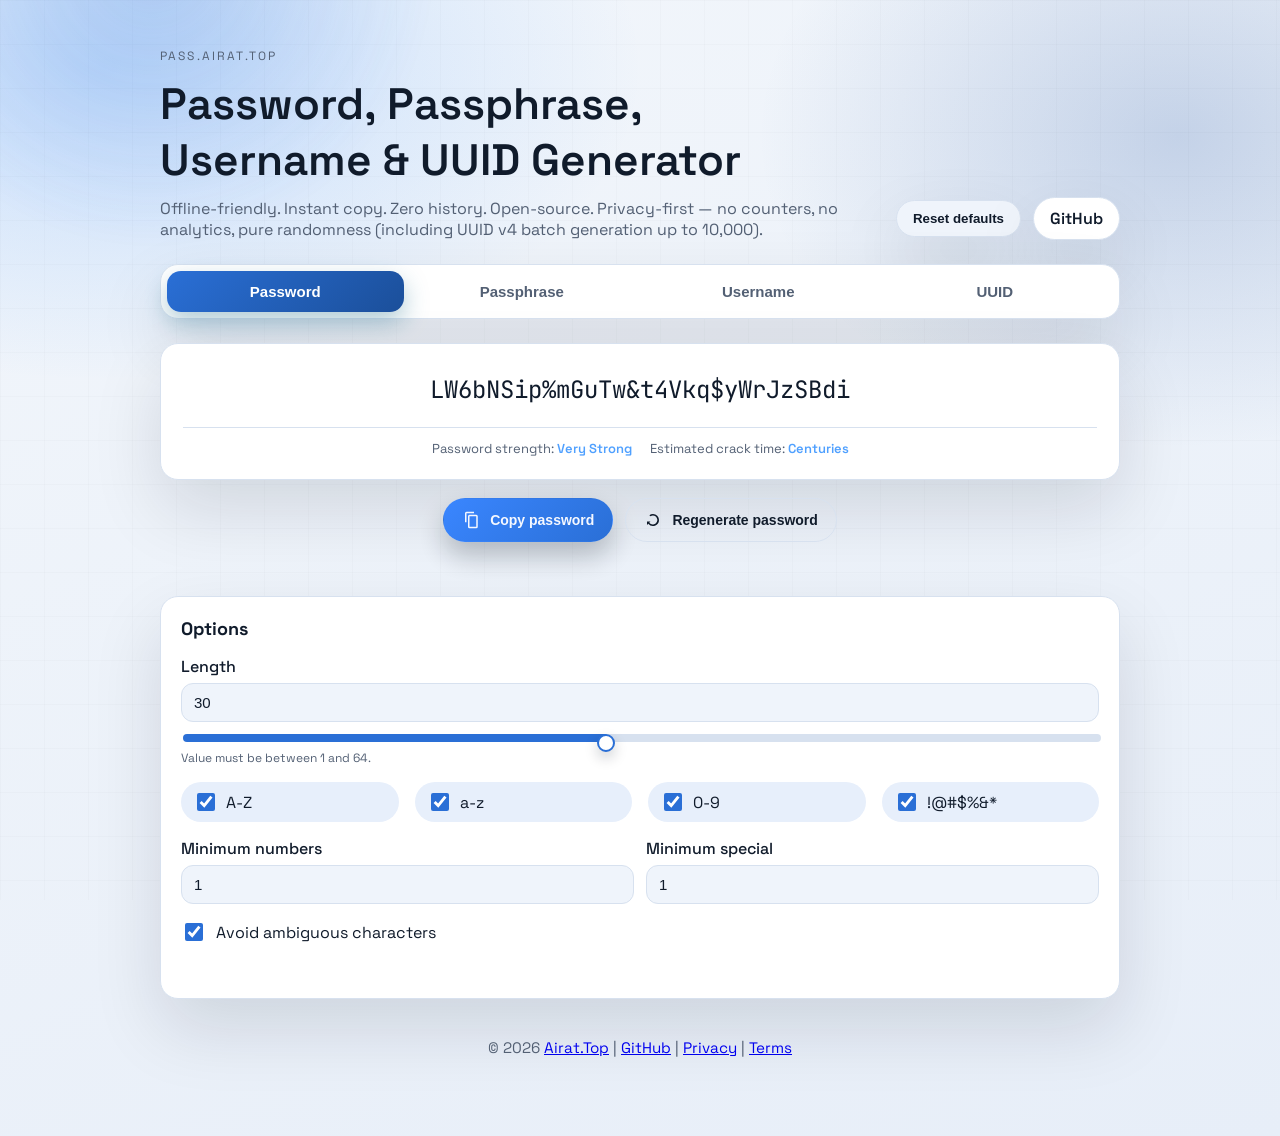
<file: index.html>
<!doctype html>
<html lang="en">
  <head>
    <meta charset="UTF-8" />
    <meta name="viewport" content="width=device-width, initial-scale=1" />
    <title>pass.airat.top | Password, Passphrase, Username &amp; UUID Generator</title>
    <meta
      name="description"
      content="Generate strong passwords, passphrases, usernames, and UUIDs locally in your browser, including UUID lists from 1 to 10,000. Private, fast, and offline-ready."
    />
    <meta
      name="keywords"
      content="password generator, passphrase, username generator, uuid generator, uuid list generator, secure password, offline, local, airattop"
    />
    <meta name="author" content="AiratTop" />

    <!-- Open Graph -->
    <meta property="og:type" content="website" />
    <meta property="og:url" content="https://pass.airat.top/" />
    <meta property="og:title" content="Pass.airat.top" />
    <meta
      property="og:description"
      content="Generate strong passwords, passphrases, usernames, and UUIDs locally in your browser, including UUID lists from 1 to 10,000. Private, fast, and offline-ready."
    />
    <meta property="og:image" content="https://pass.airat.top/screenshot.png" />

    <!-- Twitter -->
    <meta property="twitter:card" content="summary_large_image" />
    <meta property="twitter:title" content="Pass.airat.top" />
    <meta
      property="twitter:description"
      content="Generate strong passwords, passphrases, usernames, and UUIDs locally in your browser, including UUID lists from 1 to 10,000."
    />

    <link rel="preconnect" href="https://fonts.googleapis.com" />
    <link rel="preconnect" href="https://fonts.gstatic.com" crossorigin />
    <link
      href="https://fonts.googleapis.com/css2?family=Space+Grotesk:wght@400;500;600&family=JetBrains+Mono:wght@400;600&display=swap"
      rel="stylesheet"
    />

    <meta name="msvalidate.01" content="A4ADBC8E0D3C862E117640B06AC788E3" />
    <meta name="google-site-verification" content="zuHpP1sB8u4uv7gVtMj2RNaGCoxq2lGMYENOCMovy1Y" />
    <meta name="yandex-verification" content="6d08a6d5c02c329e" />
    <link rel="canonical" href="https://pass.airat.top/" />
    <link rel="apple-touch-icon" sizes="180x180" href="/apple-touch-icon.png">
    <link rel="icon" type="image/png" sizes="32x32" href="/favicon-32x32.png">
    <link rel="icon" type="image/png" sizes="16x16" href="/favicon-16x16.png">
    <link rel="icon" href="/favicon.ico">
    <link rel="manifest" href="/site.webmanifest">

    <link rel="stylesheet" href="styles.css" />
    <script async src="https://www.googletagmanager.com/gtag/js?id=G-CVEGGNPJXK"></script>
    <script>
      window.dataLayer = window.dataLayer || [];
      function gtag(){dataLayer.push(arguments);}
      gtag('js', new Date());
      gtag('config', 'G-CVEGGNPJXK');
    </script>
  </head>
  <body>
    <div class="bg-glow" aria-hidden="true"></div>

    <main class="shell">
      <header class="brand">
        <div class="brand-copy">
          <p class="brand-eyebrow">pass.airat.top</p>
          <h1>Password, Passphrase, Username &amp; UUID Generator</h1>
          <p class="brand-subtitle">
            Offline-friendly. Instant copy. Zero history. Open-source. Privacy-first — no counters,
            no analytics, pure randomness (including UUID v4 batch generation up to 10,000).
          </p>
        </div>
        <div class="brand-actions">
          <button class="repo-link reset-button" id="resetDefaults" type="button">
            Reset defaults
          </button>
          <a
            class="repo-link"
            href="https://github.com/AiratTop/pass.airat.top"
            target="_blank"
            rel="noreferrer"
          >
            GitHub
          </a>
        </div>
      </header>

      <nav class="tabs" role="tablist" aria-label="Generator type">
        <button
          class="tab is-active"
          role="tab"
          aria-selected="true"
          aria-controls="panel-password"
          id="tab-password"
          data-tab="password"
          type="button"
        >
          Password
        </button>
        <button
          class="tab"
          role="tab"
          aria-selected="false"
          aria-controls="panel-passphrase"
          id="tab-passphrase"
          data-tab="passphrase"
          type="button"
        >
          Passphrase
        </button>
        <button
          class="tab"
          role="tab"
          aria-selected="false"
          aria-controls="panel-username"
          id="tab-username"
          data-tab="username"
          type="button"
        >
          Username
        </button>
        <button
          class="tab"
          role="tab"
          aria-selected="false"
          aria-controls="panel-uuid"
          id="tab-uuid"
          data-tab="uuid"
          type="button"
        >
          UUID
        </button>
      </nav>

      <section
        class="panel is-active"
        id="panel-password"
        role="tabpanel"
        aria-labelledby="tab-password"
      >
        <div class="output" id="passwordOutputWrap">
          <div class="output-value" id="passwordOutput" aria-live="polite"></div>
          <div class="output-meta">
            <span>
              Password strength:
              <strong id="passwordStrength" class="strength">-</strong>
            </span>
            <span>
              Estimated crack time:
              <strong id="passwordCrack" class="strength">-</strong>
            </span>
          </div>
        </div>
        <div class="action-row">
          <button class="action-button primary" type="button" id="passwordCopy">
            <span class="btn-icon" aria-hidden="true">
              <svg viewBox="0 0 24 24">
                <path
                  d="M16 1H6a2 2 0 0 0-2 2v12h2V3h10V1Zm3 4H10a2 2 0 0 0-2 2v14a2 2 0 0 0 2 2h9a2 2 0 0 0 2-2V7a2 2 0 0 0-2-2Zm0 16H10V7h9v14Z"
                />
              </svg>
            </span>
            Copy password
          </button>
          <button class="action-button secondary" type="button" id="passwordRefresh">
            <span class="btn-icon" aria-hidden="true">
              <svg viewBox="0 0 24 24">
                <path
                  d="M20 12a8 8 0 0 1-14.31 4.9l-1.69 1.69V14h4.6l-1.61 1.61A6 6 0 1 0 12 6c-1.24 0-2.41.38-3.39 1.03L7.16 5.58A7.94 7.94 0 0 1 12 4a8 8 0 0 1 8 8Z"
                />
              </svg>
            </span>
            Regenerate password
          </button>
        </div>
        <p class="status" id="passwordStatus" role="status"></p>

        <div class="card">
          <h2>Options</h2>
          <label class="field">
            <span>Length</span>
            <div class="length-inputs">
              <input type="number" id="passwordLength" min="1" max="64" value="30" />
              <input
                class="range-input"
                type="range"
                id="passwordLengthRange"
                min="1"
                max="64"
                value="30"
              />
            </div>
            <small>Value must be between 1 and 64.</small>
          </label>

          <div class="checks">
            <label><input type="checkbox" id="includeUpper" checked /> A-Z</label>
            <label><input type="checkbox" id="includeLower" checked /> a-z</label>
            <label><input type="checkbox" id="includeNumbers" checked /> 0-9</label>
            <label><input type="checkbox" id="includeSpecial" checked /> !@#$%&amp;*</label>
          </div>

          <div class="grid">
            <label class="field">
              <span>Minimum numbers</span>
              <input type="number" id="minNumbers" min="0" max="64" value="1" />
            </label>
            <label class="field">
              <span>Minimum special</span>
              <input type="number" id="minSpecial" min="0" max="64" value="1" />
            </label>
          </div>

          <label class="toggle">
            <input type="checkbox" id="avoidAmbiguous" checked />
            <span>Avoid ambiguous characters</span>
          </label>
          <p class="status" id="passwordError" role="status"></p>
        </div>
      </section>

      <section
        class="panel"
        id="panel-passphrase"
        role="tabpanel"
        aria-labelledby="tab-passphrase"
      >
        <div class="output" id="passphraseOutputWrap">
          <div class="output-value" id="passphraseOutput" aria-live="polite"></div>
        </div>
        <div class="action-row">
          <button class="action-button primary" type="button" id="passphraseCopy">
            <span class="btn-icon" aria-hidden="true">
              <svg viewBox="0 0 24 24">
                <path
                  d="M16 1H6a2 2 0 0 0-2 2v12h2V3h10V1Zm3 4H10a2 2 0 0 0-2 2v14a2 2 0 0 0 2 2h9a2 2 0 0 0 2-2V7a2 2 0 0 0-2-2Zm0 16H10V7h9v14Z"
                />
              </svg>
            </span>
            Copy passphrase
          </button>
          <button class="action-button secondary" type="button" id="passphraseRefresh">
            <span class="btn-icon" aria-hidden="true">
              <svg viewBox="0 0 24 24">
                <path
                  d="M20 12a8 8 0 0 1-14.31 4.9l-1.69 1.69V14h4.6l-1.61 1.61A6 6 0 1 0 12 6c-1.24 0-2.41.38-3.39 1.03L7.16 5.58A7.94 7.94 0 0 1 12 4a8 8 0 0 1 8 8Z"
                />
              </svg>
            </span>
            Regenerate passphrase
          </button>
        </div>
        <p class="status" id="passphraseStatus" role="status"></p>

        <div class="card">
          <h2>Options</h2>
          <label class="field">
            <span>Number of words</span>
            <input type="number" id="passphraseWords" min="3" max="20" value="6" />
            <small>
              Value must be between 3 and 20. Use 6 words or more for stronger
              phrases.
            </small>
          </label>

          <label class="field">
            <span>Word separator</span>
            <input type="text" id="passphraseSeparator" maxlength="3" value="-" />
          </label>

          <label class="toggle">
            <input type="checkbox" id="passphraseCapitalize" checked />
            <span>Capitalize</span>
          </label>
          <label class="toggle">
            <input type="checkbox" id="passphraseNumber" checked />
            <span>Include number</span>
          </label>
        </div>
      </section>

      <section
        class="panel"
        id="panel-username"
        role="tabpanel"
        aria-labelledby="tab-username"
      >
        <div class="output" id="usernameOutputWrap">
          <div class="output-value" id="usernameOutput" aria-live="polite"></div>
        </div>
        <div class="action-row">
          <button class="action-button primary" type="button" id="usernameCopy">
            <span class="btn-icon" aria-hidden="true">
              <svg viewBox="0 0 24 24">
                <path
                  d="M16 1H6a2 2 0 0 0-2 2v12h2V3h10V1Zm3 4H10a2 2 0 0 0-2 2v14a2 2 0 0 0 2 2h9a2 2 0 0 0 2-2V7a2 2 0 0 0-2-2Zm0 16H10V7h9v14Z"
                />
              </svg>
            </span>
            Copy username
          </button>
          <button class="action-button secondary" type="button" id="usernameRefresh">
            <span class="btn-icon" aria-hidden="true">
              <svg viewBox="0 0 24 24">
                <path
                  d="M20 12a8 8 0 0 1-14.31 4.9l-1.69 1.69V14h4.6l-1.61 1.61A6 6 0 1 0 12 6c-1.24 0-2.41.38-3.39 1.03L7.16 5.58A7.94 7.94 0 0 1 12 4a8 8 0 0 1 8 8Z"
                />
              </svg>
            </span>
            Regenerate username
          </button>
        </div>
        <p class="status" id="usernameStatus" role="status"></p>

        <div class="card">
          <h2>Options</h2>
          <label class="field">
            <span>Type</span>
            <select id="usernameType">
              <option value="single">Random word</option>
              <option value="double">Two words</option>
            </select>
          </label>

          <label class="toggle">
            <input type="checkbox" id="usernameCapitalize" />
            <span>Capitalize</span>
          </label>
          <label class="toggle">
            <input type="checkbox" id="usernameNumber" checked />
            <span>Include number</span>
          </label>
        </div>
      </section>

      <section class="panel" id="panel-uuid" role="tabpanel" aria-labelledby="tab-uuid">
        <label class="field uuid-count-field">
          <span>Count (1-10000)</span>
          <input type="number" id="uuidCount" min="1" max="10000" value="1" />
          <small>Generates one UUID per line for quick paste into tables.</small>
        </label>
        <div class="output" id="uuidOutputWrap">
          <div class="output-value output-value--uuid is-single" id="uuidOutput" aria-live="polite"></div>
        </div>
        <div class="action-row">
          <button class="action-button primary" type="button" id="uuidCopy">
            <span class="btn-icon" aria-hidden="true">
              <svg viewBox="0 0 24 24">
                <path
                  d="M16 1H6a2 2 0 0 0-2 2v12h2V3h10V1Zm3 4H10a2 2 0 0 0-2 2v14a2 2 0 0 0 2 2h9a2 2 0 0 0 2-2V7a2 2 0 0 0-2-2Zm0 16H10V7h9v14Z"
                />
              </svg>
            </span>
            Copy UUIDs
          </button>
          <button class="action-button secondary" type="button" id="uuidRefresh">
            <span class="btn-icon" aria-hidden="true">
              <svg viewBox="0 0 24 24">
                <path
                  d="M20 12a8 8 0 0 1-14.31 4.9l-1.69 1.69V14h4.6l-1.61 1.61A6 6 0 1 0 12 6c-1.24 0-2.41.38-3.39 1.03L7.16 5.58A7.94 7.94 0 0 1 12 4a8 8 0 0 1 8 8Z"
                />
              </svg>
            </span>
            Regenerate UUIDs
          </button>
        </div>
        <p class="status" id="uuidStatus" role="status"></p>
      </section>

      <footer class="doc-footer">
        <p>
          © 2026
          <a href="https://airat.top" target="_blank" rel="author">Airat.Top</a>
          |
          <a href="https://github.com/AiratTop/pass.airat.top" target="_blank" rel="noreferrer">GitHub</a>
          |
          <a href="https://privacy.airat.top" target="_blank" rel="noreferrer privacy-policy">Privacy</a>
          |
          <a href="https://terms.airat.top" target="_blank" rel="noreferrer terms-of-service">Terms</a>
        </p>
      </footer>
    </main>

    <script src="wordlist.js"></script>
    <script src="app.js"></script>
  </body>
</html>
</file>
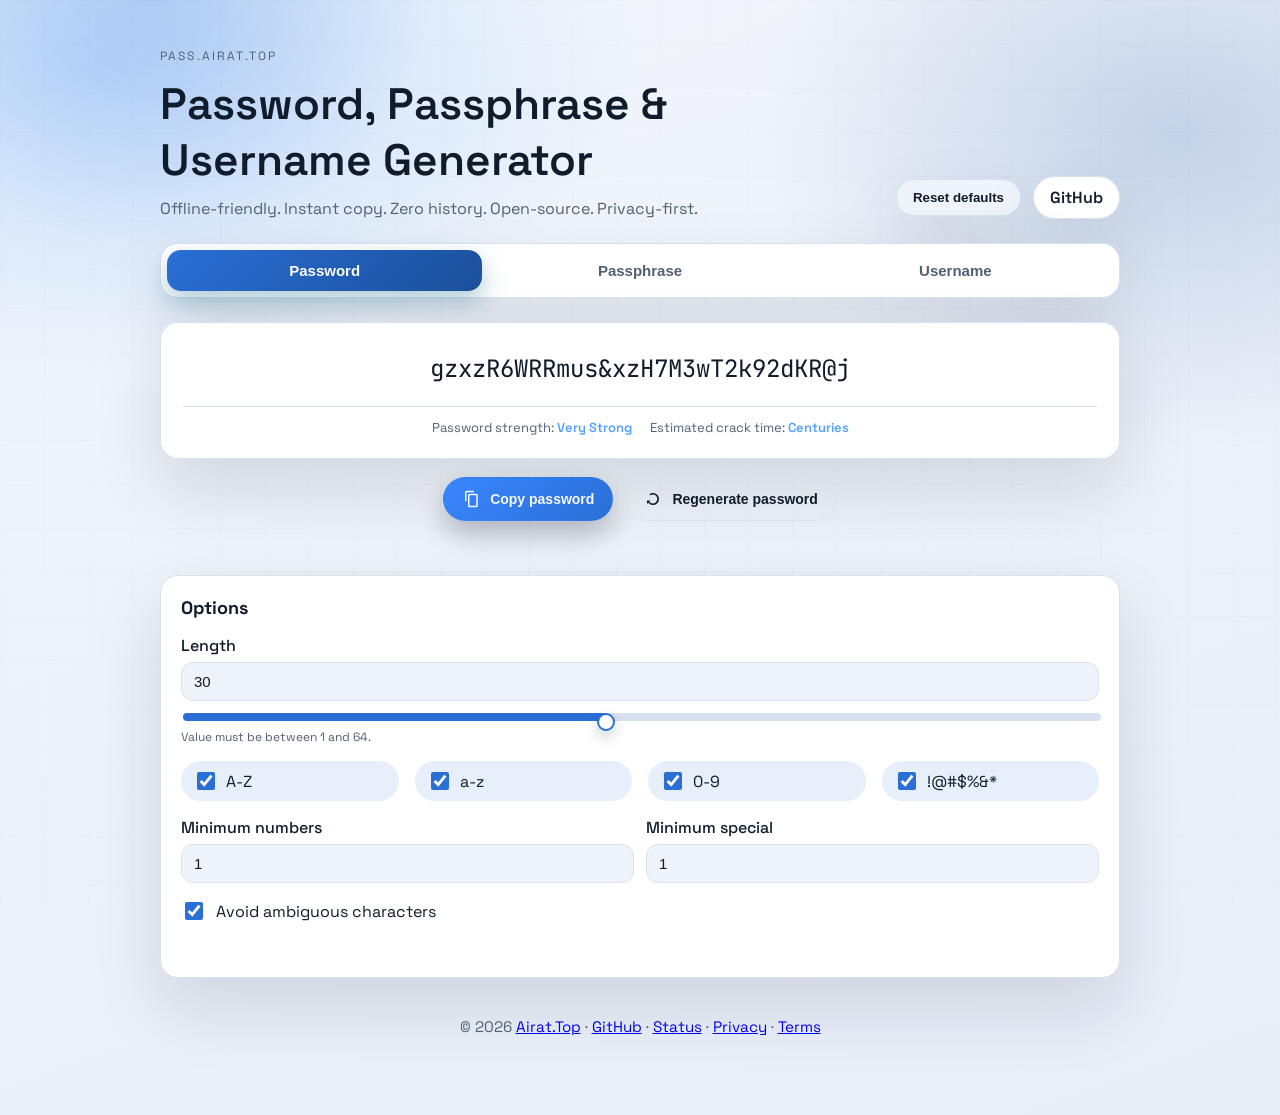
<file: public_html/index.html>
<!doctype html>
<html lang="en">
  <head>
    <meta charset="UTF-8" />
    <meta name="viewport" content="width=device-width, initial-scale=1" />
    <title>pass.airat.top | Password, Passphrase &amp; Username Generator</title>
    <meta
      name="description"
      content="Generate strong passwords, passphrases, and usernames locally in your browser. Private, fast, and offline-ready."
    />
    <meta
      name="keywords"
      content="password generator, passphrase generator, username generator, secure password, offline, local, airattop"
    />
    <meta name="author" content="AiratTop" />

    <!-- Open Graph -->
    <meta property="og:type" content="website" />
    <meta property="og:url" content="https://pass.airat.top/" />
    <meta property="og:title" content="Pass.airat.top" />
    <meta
      property="og:description"
      content="Generate strong passwords, passphrases, and usernames locally in your browser. Private, fast, and offline-ready."
    />
    <meta property="og:image" content="https://pass.airat.top/screenshot.png" />

    <!-- Twitter -->
    <meta property="twitter:card" content="summary_large_image" />
    <meta property="twitter:title" content="Pass.airat.top" />
    <meta
      property="twitter:description"
      content="Generate strong passwords, passphrases, and usernames locally in your browser."
    />

    <link rel="preconnect" href="https://fonts.googleapis.com" />
    <link rel="preconnect" href="https://fonts.gstatic.com" crossorigin />
    <link
      href="https://fonts.googleapis.com/css2?family=Space+Grotesk:wght@400;500;600&family=JetBrains+Mono:wght@400;600&display=swap"
      rel="stylesheet"
    />

    <meta name="msvalidate.01" content="A4ADBC8E0D3C862E117640B06AC788E3" />
    <meta name="google-site-verification" content="zuHpP1sB8u4uv7gVtMj2RNaGCoxq2lGMYENOCMovy1Y" />
    <meta name="p:domain_verify" content="ebe9e31b6c3867c499c054b525b7a05e"/>
    <meta name="facebook-domain-verification" content="o38js0c8d3pqoqlgxe0pk6h9o2d7e7" />
    <link rel="canonical" href="https://pass.airat.top/" />
    <link rel="apple-touch-icon" sizes="180x180" href="/apple-touch-icon.png" />
    <link rel="icon" type="image/png" sizes="32x32" href="/favicon-32x32.png" />
    <link rel="icon" type="image/png" sizes="16x16" href="/favicon-16x16.png" />
    <link rel="icon" href="/favicon.ico" />
    <link rel="manifest" href="/site.webmanifest" />

    <link rel="stylesheet" href="styles.css" />
  </head>
  <body>
    <div class="bg-glow" aria-hidden="true"></div>

    <main class="shell">
      <header class="brand">
        <div class="brand-copy">
          <p class="brand-eyebrow">pass.airat.top</p>
          <h1>Password, Passphrase &amp; Username Generator</h1>
          <p class="brand-subtitle">
            Offline-friendly. Instant copy. Zero history. Open-source. Privacy-first.
          </p>
        </div>
        <div class="brand-actions">
          <button class="repo-link reset-button" id="resetDefaults" type="button">Reset defaults</button>
          <a class="repo-link" href="https://github.com/AiratTop/pass.airat.top" target="_blank" rel="noreferrer">
            GitHub
          </a>
        </div>
      </header>

      <nav class="tabs" role="tablist" aria-label="Generator type">
        <button
          class="tab is-active"
          role="tab"
          aria-selected="true"
          aria-controls="panel-password"
          id="tab-password"
          data-tab="password"
          type="button"
        >
          Password
        </button>
        <button
          class="tab"
          role="tab"
          aria-selected="false"
          aria-controls="panel-passphrase"
          id="tab-passphrase"
          data-tab="passphrase"
          type="button"
        >
          Passphrase
        </button>
        <button
          class="tab"
          role="tab"
          aria-selected="false"
          aria-controls="panel-username"
          id="tab-username"
          data-tab="username"
          type="button"
        >
          Username
        </button>
      </nav>

      <section class="panel is-active" id="panel-password" role="tabpanel" aria-labelledby="tab-password">
        <div class="output" id="passwordOutputWrap">
          <div class="output-value" id="passwordOutput" aria-live="polite"></div>
          <div class="output-meta">
            <span>
              Password strength:
              <strong id="passwordStrength" class="strength">-</strong>
            </span>
            <span>
              Estimated crack time:
              <strong id="passwordCrack" class="strength">-</strong>
            </span>
          </div>
        </div>
        <div class="action-row">
          <button class="action-button primary" type="button" id="passwordCopy">
            <span class="btn-icon" aria-hidden="true">
              <svg viewBox="0 0 24 24">
                <path
                  d="M16 1H6a2 2 0 0 0-2 2v12h2V3h10V1Zm3 4H10a2 2 0 0 0-2 2v14a2 2 0 0 0 2 2h9a2 2 0 0 0 2-2V7a2 2 0 0 0-2-2Zm0 16H10V7h9v14Z"
                />
              </svg>
            </span>
            Copy password
          </button>
          <button class="action-button secondary" type="button" id="passwordRefresh">
            <span class="btn-icon" aria-hidden="true">
              <svg viewBox="0 0 24 24">
                <path
                  d="M20 12a8 8 0 0 1-14.31 4.9l-1.69 1.69V14h4.6l-1.61 1.61A6 6 0 1 0 12 6c-1.24 0-2.41.38-3.39 1.03L7.16 5.58A7.94 7.94 0 0 1 12 4a8 8 0 0 1 8 8Z"
                />
              </svg>
            </span>
            Regenerate password
          </button>
        </div>
        <p class="status" id="passwordStatus" role="status"></p>

        <div class="card">
          <h2>Options</h2>
          <label class="field">
            <span>Length</span>
            <div class="length-inputs">
              <input type="number" id="passwordLength" min="1" max="64" value="30" />
              <input class="range-input" type="range" id="passwordLengthRange" min="1" max="64" value="30" />
            </div>
            <small>Value must be between 1 and 64.</small>
          </label>

          <div class="checks">
            <label><input type="checkbox" id="includeUpper" checked /> A-Z</label>
            <label><input type="checkbox" id="includeLower" checked /> a-z</label>
            <label><input type="checkbox" id="includeNumbers" checked /> 0-9</label>
            <label><input type="checkbox" id="includeSpecial" checked /> !@#$%&amp;*</label>
          </div>

          <div class="grid">
            <label class="field">
              <span>Minimum numbers</span>
              <input type="number" id="minNumbers" min="0" max="64" value="1" />
            </label>
            <label class="field">
              <span>Minimum special</span>
              <input type="number" id="minSpecial" min="0" max="64" value="1" />
            </label>
          </div>

          <label class="toggle">
            <input type="checkbox" id="avoidAmbiguous" checked />
            <span>Avoid ambiguous characters</span>
          </label>
          <p class="status" id="passwordError" role="status"></p>
        </div>
      </section>

      <section class="panel" id="panel-passphrase" role="tabpanel" aria-labelledby="tab-passphrase">
        <div class="output" id="passphraseOutputWrap">
          <div class="output-value" id="passphraseOutput" aria-live="polite"></div>
        </div>
        <div class="action-row">
          <button class="action-button primary" type="button" id="passphraseCopy">
            <span class="btn-icon" aria-hidden="true">
              <svg viewBox="0 0 24 24">
                <path
                  d="M16 1H6a2 2 0 0 0-2 2v12h2V3h10V1Zm3 4H10a2 2 0 0 0-2 2v14a2 2 0 0 0 2 2h9a2 2 0 0 0 2-2V7a2 2 0 0 0-2-2Zm0 16H10V7h9v14Z"
                />
              </svg>
            </span>
            Copy passphrase
          </button>
          <button class="action-button secondary" type="button" id="passphraseRefresh">
            <span class="btn-icon" aria-hidden="true">
              <svg viewBox="0 0 24 24">
                <path
                  d="M20 12a8 8 0 0 1-14.31 4.9l-1.69 1.69V14h4.6l-1.61 1.61A6 6 0 1 0 12 6c-1.24 0-2.41.38-3.39 1.03L7.16 5.58A7.94 7.94 0 0 1 12 4a8 8 0 0 1 8 8Z"
                />
              </svg>
            </span>
            Regenerate passphrase
          </button>
        </div>
        <p class="status" id="passphraseStatus" role="status"></p>

        <div class="card">
          <h2>Options</h2>
          <label class="field">
            <span>Number of words</span>
            <input type="number" id="passphraseWords" min="3" max="20" value="6" />
            <small>Value must be between 3 and 20. Use 6 words or more for stronger phrases.</small>
          </label>

          <label class="field">
            <span>Word separator</span>
            <input type="text" id="passphraseSeparator" maxlength="3" value="-" />
          </label>

          <label class="toggle">
            <input type="checkbox" id="passphraseCapitalize" checked />
            <span>Capitalize</span>
          </label>
          <label class="toggle">
            <input type="checkbox" id="passphraseNumber" checked />
            <span>Include number</span>
          </label>
        </div>
      </section>

      <section class="panel" id="panel-username" role="tabpanel" aria-labelledby="tab-username">
        <div class="output" id="usernameOutputWrap">
          <div class="output-value" id="usernameOutput" aria-live="polite"></div>
        </div>
        <div class="action-row">
          <button class="action-button primary" type="button" id="usernameCopy">
            <span class="btn-icon" aria-hidden="true">
              <svg viewBox="0 0 24 24">
                <path
                  d="M16 1H6a2 2 0 0 0-2 2v12h2V3h10V1Zm3 4H10a2 2 0 0 0-2 2v14a2 2 0 0 0 2 2h9a2 2 0 0 0 2-2V7a2 2 0 0 0-2-2Zm0 16H10V7h9v14Z"
                />
              </svg>
            </span>
            Copy username
          </button>
          <button class="action-button secondary" type="button" id="usernameRefresh">
            <span class="btn-icon" aria-hidden="true">
              <svg viewBox="0 0 24 24">
                <path
                  d="M20 12a8 8 0 0 1-14.31 4.9l-1.69 1.69V14h4.6l-1.61 1.61A6 6 0 1 0 12 6c-1.24 0-2.41.38-3.39 1.03L7.16 5.58A7.94 7.94 0 0 1 12 4a8 8 0 0 1 8 8Z"
                />
              </svg>
            </span>
            Regenerate username
          </button>
        </div>
        <p class="status" id="usernameStatus" role="status"></p>

        <div class="card">
          <h2>Options</h2>
          <label class="field">
            <span>Type</span>
            <select id="usernameType">
              <option value="single">Random word</option>
              <option value="double">Two words</option>
            </select>
          </label>

          <label class="toggle">
            <input type="checkbox" id="usernameCapitalize" />
            <span>Capitalize</span>
          </label>
          <label class="toggle">
            <input type="checkbox" id="usernameNumber" checked />
            <span>Include number</span>
          </label>
        </div>
      </section>

      <footer class="doc-footer">
        <p>
          © 2026
          <a href="https://airat.top" target="_blank" rel="author">Airat.Top</a>
          ·
          <a href="https://github.com/AiratTop/pass.airat.top" target="_blank" rel="noreferrer">GitHub</a>
          ·
          <a href="https://status.airat.top" target="_blank" rel="noreferrer">Status</a>
          ·
          <a href="https://privacy.airat.top" target="_blank" rel="noreferrer privacy-policy">Privacy</a>
          ·
          <a href="https://terms.airat.top" target="_blank" rel="noreferrer terms-of-service">Terms</a>
        </p>
      </footer>
    </main>

    <script src="wordlist.js"></script>
    <script src="app.js"></script>
  </body>
</html>
</file>
<file: styles.css>
:root {
  color-scheme: light dark;
  --bg: #f2f6fb;
  --bg-strong: #e7eef8;
  --surface: #ffffff;
  --surface-strong: #eff4fb;
  --text: #101b2b;
  --muted: #536074;
  --accent: #2a6fd6;
  --accent-strong: #1b4f9a;
  --border: #d7e1ef;
  --shadow: 0 30px 70px rgba(9, 18, 33, 0.12);
  --chip: #e7effb;
  --focus: rgba(42, 111, 214, 0.25);
  --grid: rgba(12, 18, 35, 0.05);
  --action-primary-bg: linear-gradient(135deg, #3a86ff, #2a6fd6);
  --action-primary-text: #f5f8ff;
}

@media (prefers-color-scheme: dark) {
  :root {
    --bg: #0b111a;
    --bg-strong: #0f1724;
    --surface: #141e2c;
    --surface-strong: #1a2536;
    --text: #e6edf7;
    --muted: #9fb0c7;
    --accent: #61a8ff;
    --accent-strong: #2f6bd1;
    --border: #233049;
    --shadow: 0 30px 80px rgba(0, 0, 0, 0.45);
    --chip: #1b263a;
    --focus: rgba(97, 168, 255, 0.25);
    --grid: rgba(255, 255, 255, 0.05);
    --action-primary-bg: linear-gradient(135deg, #6cb2ff, #3a7de0);
    --action-primary-text: #071018;
  }
}

* {
  box-sizing: border-box;
}

body {
  margin: 0;
  min-height: 100vh;
  font-family: "Space Grotesk", "Segoe UI", sans-serif;
  color: var(--text);
  background: radial-gradient(900px 520px at 8% 6%, rgba(66, 149, 255, 0.25), transparent 60%),
    radial-gradient(700px 520px at 92% 12%, rgba(28, 78, 160, 0.2), transparent 60%),
    linear-gradient(160deg, var(--bg), var(--bg-strong));
  display: flex;
  align-items: flex-start;
  justify-content: center;
  padding: 48px 20px 64px;
}

body::before {
  content: "";
  position: fixed;
  inset: 0;
  background-image: linear-gradient(var(--grid) 1px, transparent 1px),
    linear-gradient(90deg, var(--grid) 1px, transparent 1px);
  background-size: 44px 44px;
  pointer-events: none;
  opacity: 0.35;
  z-index: 0;
}

.bg-glow {
  position: fixed;
  inset: -35% auto auto -10%;
  width: 560px;
  height: 560px;
  background: radial-gradient(circle at center, rgba(58, 134, 255, 0.3), transparent 70%);
  filter: blur(20px);
  opacity: 0.8;
  pointer-events: none;
  animation: drift 18s ease-in-out infinite;
  z-index: 0;
}

@media (prefers-color-scheme: light) {
  .bg-glow {
    background: radial-gradient(circle at center, rgba(42, 111, 214, 0.28), transparent 70%);
  }
}

@keyframes drift {
  0% {
    transform: translate3d(0, 0, 0);
  }
  50% {
    transform: translate3d(40px, 20px, 0);
  }
  100% {
    transform: translate3d(0, 0, 0);
  }
}

.shell {
  width: min(960px, 100%);
  display: grid;
  gap: 24px;
  position: relative;
  z-index: 1;
}

.brand {
  display: flex;
  align-items: flex-end;
  justify-content: space-between;
  gap: 16px;
}

.brand-copy {
  max-width: 680px;
}

.brand-eyebrow {
  text-transform: uppercase;
  letter-spacing: 0.18em;
  font-size: 12px;
  color: var(--muted);
  margin: 0 0 12px;
}

h1 {
  margin: 0 0 10px;
  font-size: clamp(28px, 4vw, 44px);
  font-weight: 600;
}

.brand-subtitle {
  margin: 0;
  color: var(--muted);
  font-size: 16px;
}

.brand-actions {
  display: flex;
  align-items: center;
  gap: 12px;
  flex-wrap: wrap;
}

.repo-link {
  appearance: none;
  text-decoration: none;
  color: var(--text);
  font-weight: 600;
  padding: 10px 16px;
  border-radius: 999px;
  border: 1px solid var(--border);
  background: var(--surface);
  box-shadow: var(--shadow);
  display: inline-flex;
  align-items: center;
  justify-content: center;
  cursor: pointer;
  transition: transform 0.2s ease, border-color 0.2s ease, color 0.2s ease;
}

.repo-link:hover {
  transform: translateY(-1px);
  border-color: var(--accent);
  color: var(--accent);
}

.reset-button {
  background: var(--surface-strong);
}

.tabs {
  display: grid;
  grid-template-columns: repeat(4, minmax(0, 1fr));
  background: var(--surface);
  padding: 6px;
  border-radius: 18px;
  border: 1px solid var(--border);
  box-shadow: var(--shadow);
}

.tab {
  appearance: none;
  border: none;
  background: transparent;
  color: var(--muted);
  padding: 12px 16px;
  border-radius: 14px;
  font-size: 15px;
  font-weight: 600;
  cursor: pointer;
  transition: all 0.2s ease;
}

.tab.is-active {
  background: linear-gradient(135deg, var(--accent), var(--accent-strong));
  color: #ffffff;
  box-shadow: 0 10px 24px rgba(31, 111, 139, 0.35);
}

.panel {
  display: none;
  flex-direction: column;
  gap: 18px;
  animation: fadeUp 0.35s ease;
}

.panel.is-active {
  display: flex;
}

@keyframes fadeUp {
  from {
    opacity: 0;
    transform: translateY(12px);
  }
  to {
    opacity: 1;
    transform: translateY(0);
  }
}

.output {
  display: grid;
  gap: 14px;
  padding: 22px;
  background: var(--surface);
  border: 1px solid var(--border);
  border-radius: 18px;
  box-shadow: var(--shadow);
}

.output-value {
  font-family: "JetBrains Mono", "SFMono-Regular", monospace;
  font-size: clamp(18px, 2.6vw, 24px);
  word-break: break-all;
  padding: 8px 0;
  cursor: pointer;
  text-align: center;
}

.output-value.is-compact {
  font-size: clamp(16px, 2.2vw, 22px);
  letter-spacing: -0.01em;
}

.output-value.is-extra-compact {
  font-size: clamp(15px, 2.1vw, 20px);
  letter-spacing: -0.015em;
}

.output-value--uuid {
  font-size: clamp(15px, 2.1vw, 19px);
  white-space: pre;
  text-align: left;
  line-height: 1.55;
  max-height: 340px;
  overflow: auto;
  padding-right: 4px;
}

.output-value--uuid.is-single {
  font-size: clamp(18px, 2.6vw, 24px);
  white-space: normal;
  text-align: center;
  line-height: normal;
  max-height: none;
  overflow: visible;
  padding-right: 0;
}

.output-meta {
  display: flex;
  flex-wrap: wrap;
  justify-content: center;
  gap: 12px 18px;
  font-size: 13px;
  color: var(--muted);
  border-top: 1px solid var(--border);
  padding-top: 12px;
}

.strength {
  font-weight: 600;
}

.strength--very-weak {
  color: #f15b5b;
}

.strength--weak {
  color: #f48c42;
}

.strength--fair {
  color: #d7b23f;
}

.strength--strong {
  color: #45b880;
}

.strength--very-strong {
  color: #4fa0ff;
}

.action-row {
  display: flex;
  flex-wrap: wrap;
  justify-content: center;
  gap: 12px;
}

.action-button {
  appearance: none;
  border: 1px solid var(--border);
  background: transparent;
  color: var(--text);
  padding: 12px 18px;
  border-radius: 999px;
  font-weight: 600;
  font-size: 14px;
  cursor: pointer;
  display: inline-flex;
  align-items: center;
  gap: 10px;
  transition: transform 0.2s ease, border-color 0.2s ease, box-shadow 0.2s ease;
}

.action-button.primary {
  background: var(--action-primary-bg, #ffffff);
  color: var(--action-primary-text, #0c121a);
  border-color: transparent;
  box-shadow: 0 14px 28px rgba(9, 18, 33, 0.25);
}

.action-button.secondary {
  background: transparent;
}

.action-button:hover {
  transform: translateY(-1px);
  border-color: var(--accent);
  box-shadow: 0 12px 24px rgba(42, 111, 214, 0.2);
}

.action-button svg {
  width: 18px;
  height: 18px;
  fill: currentColor;
}

.btn-icon {
  display: inline-flex;
}

.status {
  min-height: 18px;
  margin: 0;
  font-size: 13px;
  color: var(--muted);
}

.card {
  background: var(--surface);
  border: 1px solid var(--border);
  border-radius: 18px;
  padding: 20px;
  display: grid;
  gap: 16px;
  box-shadow: var(--shadow);
}

.card h2 {
  margin: 0;
  font-size: 18px;
}

.field {
  display: grid;
  gap: 6px;
}

.uuid-count-field {
  max-width: 240px;
}

.field span {
  font-weight: 500;
}

.length-inputs {
  display: grid;
  gap: 10px;
}

input[type="number"],
input[type="text"],
select {
  width: 100%;
  padding: 10px 12px;
  border-radius: 12px;
  border: 1px solid var(--border);
  background: var(--surface-strong);
  color: var(--text);
  font-size: 15px;
}

input[type="range"].range-input {
  width: 100%;
  height: 8px;
  border-radius: 999px;
  background: linear-gradient(
    90deg,
    var(--accent) 0%,
    var(--accent) var(--range-progress, 50%),
    var(--border) var(--range-progress, 50%),
    var(--border) 100%
  );
  accent-color: var(--accent);
  appearance: none;
}

input[type="range"].range-input:focus {
  outline: 2px solid var(--focus);
  outline-offset: 2px;
}

input[type="range"].range-input::-webkit-slider-thumb {
  appearance: none;
  width: 18px;
  height: 18px;
  border-radius: 50%;
  background: var(--surface);
  border: 2px solid var(--accent);
  box-shadow: 0 6px 14px rgba(10, 20, 35, 0.2);
  cursor: pointer;
}

input[type="range"].range-input::-webkit-slider-runnable-track {
  height: 8px;
  border-radius: 999px;
}

input[type="range"].range-input::-moz-range-track {
  height: 8px;
  border-radius: 999px;
  background: var(--border);
}

input[type="range"].range-input::-moz-range-progress {
  height: 8px;
  border-radius: 999px;
  background: var(--accent);
}

input[type="range"].range-input::-moz-range-thumb {
  width: 18px;
  height: 18px;
  border-radius: 50%;
  background: var(--surface);
  border: 2px solid var(--accent);
  box-shadow: 0 6px 14px rgba(10, 20, 35, 0.2);
  cursor: pointer;
}

input[type="number"]:focus,
input[type="text"]:focus,
select:focus,
button:focus {
  outline: 2px solid var(--focus);
  outline-offset: 2px;
}

small {
  color: var(--muted);
  font-size: 12px;
}

.checks {
  display: grid;
  grid-template-columns: repeat(auto-fit, minmax(120px, 1fr));
  gap: 12px 16px;
}

.checks label {
  display: flex;
  align-items: center;
  gap: 8px;
  background: var(--chip);
  padding: 8px 12px;
  border-radius: 999px;
}

input[type="checkbox"] {
  width: 18px;
  height: 18px;
  accent-color: var(--accent);
}

.grid {
  display: grid;
  grid-template-columns: repeat(auto-fit, minmax(180px, 1fr));
  gap: 12px;
}

.toggle {
  display: flex;
  align-items: center;
  gap: 10px;
}

.output-value::selection {
  background: var(--accent);
  color: #ffffff;
}

.doc-footer {
  text-align: center;
  color: var(--muted);
  font-size: 0.95rem;
}

@media (max-width: 720px) {
  body {
    padding: 32px 16px 48px;
  }

  .brand {
    flex-direction: column;
    align-items: flex-start;
  }

  .brand-actions {
    width: 100%;
  }

  .repo-link {
    width: 100%;
    text-align: center;
  }

  .output {
    padding: 18px;
  }

  .action-row {
    justify-content: stretch;
  }

  .action-button {
    flex: 1 1 160px;
    justify-content: center;
  }
}
</file>
<file: public_html/styles.css>
:root {
  color-scheme: light dark;
  --bg: #f2f6fb;
  --bg-strong: #e7eef8;
  --surface: #ffffff;
  --surface-strong: #eff4fb;
  --text: #101b2b;
  --muted: #536074;
  --accent: #2a6fd6;
  --accent-strong: #1b4f9a;
  --border: #d7e1ef;
  --shadow: 0 30px 70px rgba(9, 18, 33, 0.12);
  --chip: #e7effb;
  --focus: rgba(42, 111, 214, 0.25);
  --grid: rgba(12, 18, 35, 0.05);
  --action-primary-bg: linear-gradient(135deg, #3a86ff, #2a6fd6);
  --action-primary-text: #f5f8ff;
}

@media (prefers-color-scheme: dark) {
  :root {
    --bg: #0b111a;
    --bg-strong: #0f1724;
    --surface: #141e2c;
    --surface-strong: #1a2536;
    --text: #e6edf7;
    --muted: #9fb0c7;
    --accent: #61a8ff;
    --accent-strong: #2f6bd1;
    --border: #233049;
    --shadow: 0 30px 80px rgba(0, 0, 0, 0.45);
    --chip: #1b263a;
    --focus: rgba(97, 168, 255, 0.25);
    --grid: rgba(255, 255, 255, 0.05);
    --action-primary-bg: linear-gradient(135deg, #6cb2ff, #3a7de0);
    --action-primary-text: #071018;
  }
}

* {
  box-sizing: border-box;
}

body {
  margin: 0;
  min-height: 100vh;
  font-family: "Space Grotesk", "Segoe UI", sans-serif;
  color: var(--text);
  background: radial-gradient(900px 520px at 8% 6%, rgba(66, 149, 255, 0.25), transparent 60%),
    radial-gradient(700px 520px at 92% 12%, rgba(28, 78, 160, 0.2), transparent 60%),
    linear-gradient(160deg, var(--bg), var(--bg-strong));
  display: flex;
  align-items: flex-start;
  justify-content: center;
  padding: 48px 20px 64px;
}

body::before {
  content: "";
  position: fixed;
  inset: 0;
  background-image: linear-gradient(var(--grid) 1px, transparent 1px),
    linear-gradient(90deg, var(--grid) 1px, transparent 1px);
  background-size: 44px 44px;
  pointer-events: none;
  opacity: 0.35;
  z-index: 0;
}

.bg-glow {
  position: fixed;
  inset: -35% auto auto -10%;
  width: 560px;
  height: 560px;
  background: radial-gradient(circle at center, rgba(58, 134, 255, 0.3), transparent 70%);
  filter: blur(20px);
  opacity: 0.8;
  pointer-events: none;
  animation: drift 18s ease-in-out infinite;
  z-index: 0;
}

@media (prefers-color-scheme: light) {
  .bg-glow {
    background: radial-gradient(circle at center, rgba(42, 111, 214, 0.28), transparent 70%);
  }
}

@keyframes drift {
  0% {
    transform: translate3d(0, 0, 0);
  }
  50% {
    transform: translate3d(40px, 20px, 0);
  }
  100% {
    transform: translate3d(0, 0, 0);
  }
}

.shell {
  width: min(960px, 100%);
  display: grid;
  gap: 24px;
  position: relative;
  z-index: 1;
}

.brand {
  display: flex;
  align-items: flex-end;
  justify-content: space-between;
  gap: 16px;
}

.brand-copy {
  max-width: 680px;
}

.brand-eyebrow {
  text-transform: uppercase;
  letter-spacing: 0.18em;
  font-size: 12px;
  color: var(--muted);
  margin: 0 0 12px;
}

h1 {
  margin: 0 0 10px;
  font-size: clamp(28px, 4vw, 44px);
  font-weight: 600;
}

.brand-subtitle {
  margin: 0;
  color: var(--muted);
  font-size: 16px;
}

.brand-actions {
  display: flex;
  align-items: center;
  gap: 12px;
  flex-wrap: wrap;
}

.repo-link {
  appearance: none;
  text-decoration: none;
  color: var(--text);
  font-weight: 600;
  padding: 10px 16px;
  border-radius: 999px;
  border: 1px solid var(--border);
  background: var(--surface);
  box-shadow: var(--shadow);
  display: inline-flex;
  align-items: center;
  justify-content: center;
  cursor: pointer;
  transition: transform 0.2s ease, border-color 0.2s ease, color 0.2s ease;
}

.repo-link:hover {
  transform: translateY(-1px);
  border-color: var(--accent);
  color: var(--accent);
}

.reset-button {
  background: var(--surface-strong);
}

.tabs {
  display: grid;
  grid-template-columns: repeat(3, minmax(0, 1fr));
  background: var(--surface);
  padding: 6px;
  border-radius: 18px;
  border: 1px solid var(--border);
  box-shadow: var(--shadow);
}

.tab {
  appearance: none;
  border: none;
  background: transparent;
  color: var(--muted);
  padding: 12px 16px;
  border-radius: 14px;
  font-size: 15px;
  font-weight: 600;
  cursor: pointer;
  transition: all 0.2s ease;
}

.tab.is-active {
  background: linear-gradient(135deg, var(--accent), var(--accent-strong));
  color: #ffffff;
  box-shadow: 0 10px 24px rgba(31, 111, 139, 0.35);
}

.panel {
  display: none;
  flex-direction: column;
  gap: 18px;
  animation: fadeUp 0.35s ease;
}

.panel.is-active {
  display: flex;
}

@keyframes fadeUp {
  from {
    opacity: 0;
    transform: translateY(12px);
  }
  to {
    opacity: 1;
    transform: translateY(0);
  }
}

.output {
  display: grid;
  gap: 14px;
  padding: 22px;
  background: var(--surface);
  border: 1px solid var(--border);
  border-radius: 18px;
  box-shadow: var(--shadow);
}

.output-value {
  font-family: "JetBrains Mono", "SFMono-Regular", monospace;
  font-size: clamp(18px, 2.6vw, 24px);
  word-break: break-all;
  padding: 8px 0;
  cursor: pointer;
  text-align: center;
}

.output-value.is-compact {
  font-size: clamp(16px, 2.2vw, 22px);
  letter-spacing: -0.01em;
}

.output-value.is-extra-compact {
  font-size: clamp(15px, 2.1vw, 20px);
  letter-spacing: -0.015em;
}

.output-meta {
  display: flex;
  flex-wrap: wrap;
  justify-content: center;
  gap: 12px 18px;
  font-size: 13px;
  color: var(--muted);
  border-top: 1px solid var(--border);
  padding-top: 12px;
}

.strength {
  font-weight: 600;
}

.strength--very-weak {
  color: #f15b5b;
}

.strength--weak {
  color: #f48c42;
}

.strength--fair {
  color: #d7b23f;
}

.strength--strong {
  color: #45b880;
}

.strength--very-strong {
  color: #4fa0ff;
}

.action-row {
  display: flex;
  flex-wrap: wrap;
  justify-content: center;
  gap: 12px;
}

.action-button {
  appearance: none;
  border: 1px solid var(--border);
  background: transparent;
  color: var(--text);
  padding: 12px 18px;
  border-radius: 999px;
  font-weight: 600;
  font-size: 14px;
  cursor: pointer;
  display: inline-flex;
  align-items: center;
  gap: 10px;
  transition: transform 0.2s ease, border-color 0.2s ease, box-shadow 0.2s ease;
}

.action-button.primary {
  background: var(--action-primary-bg, #ffffff);
  color: var(--action-primary-text, #0c121a);
  border-color: transparent;
  box-shadow: 0 14px 28px rgba(9, 18, 33, 0.25);
}

.action-button.secondary {
  background: transparent;
}

.action-button:hover {
  transform: translateY(-1px);
  border-color: var(--accent);
  box-shadow: 0 12px 24px rgba(42, 111, 214, 0.2);
}

.action-button svg {
  width: 18px;
  height: 18px;
  fill: currentColor;
}

.btn-icon {
  display: inline-flex;
}

.status {
  min-height: 18px;
  margin: 0;
  font-size: 13px;
  color: var(--muted);
}

.card {
  background: var(--surface);
  border: 1px solid var(--border);
  border-radius: 18px;
  padding: 20px;
  display: grid;
  gap: 16px;
  box-shadow: var(--shadow);
}

.card h2 {
  margin: 0;
  font-size: 18px;
}

.field {
  display: grid;
  gap: 6px;
}

.field span {
  font-weight: 500;
}

.length-inputs {
  display: grid;
  gap: 10px;
}

input[type="number"],
input[type="text"],
select {
  width: 100%;
  padding: 10px 12px;
  border-radius: 12px;
  border: 1px solid var(--border);
  background: var(--surface-strong);
  color: var(--text);
  font-size: 15px;
}

input[type="range"].range-input {
  width: 100%;
  height: 8px;
  border-radius: 999px;
  background: linear-gradient(
    90deg,
    var(--accent) 0%,
    var(--accent) var(--range-progress, 50%),
    var(--border) var(--range-progress, 50%),
    var(--border) 100%
  );
  accent-color: var(--accent);
  appearance: none;
}

input[type="range"].range-input:focus {
  outline: 2px solid var(--focus);
  outline-offset: 2px;
}

input[type="range"].range-input::-webkit-slider-thumb {
  appearance: none;
  width: 18px;
  height: 18px;
  border-radius: 50%;
  background: var(--surface);
  border: 2px solid var(--accent);
  box-shadow: 0 6px 14px rgba(10, 20, 35, 0.2);
  cursor: pointer;
}

input[type="range"].range-input::-webkit-slider-runnable-track {
  height: 8px;
  border-radius: 999px;
}

input[type="range"].range-input::-moz-range-track {
  height: 8px;
  border-radius: 999px;
  background: var(--border);
}

input[type="range"].range-input::-moz-range-progress {
  height: 8px;
  border-radius: 999px;
  background: var(--accent);
}

input[type="range"].range-input::-moz-range-thumb {
  width: 18px;
  height: 18px;
  border-radius: 50%;
  background: var(--surface);
  border: 2px solid var(--accent);
  box-shadow: 0 6px 14px rgba(10, 20, 35, 0.2);
  cursor: pointer;
}

input[type="number"]:focus,
input[type="text"]:focus,
select:focus,
button:focus {
  outline: 2px solid var(--focus);
  outline-offset: 2px;
}

small {
  color: var(--muted);
  font-size: 12px;
}

.checks {
  display: grid;
  grid-template-columns: repeat(auto-fit, minmax(120px, 1fr));
  gap: 12px 16px;
}

.checks label {
  display: flex;
  align-items: center;
  gap: 8px;
  background: var(--chip);
  padding: 8px 12px;
  border-radius: 999px;
}

input[type="checkbox"] {
  width: 18px;
  height: 18px;
  accent-color: var(--accent);
}

.grid {
  display: grid;
  grid-template-columns: repeat(auto-fit, minmax(180px, 1fr));
  gap: 12px;
}

.toggle {
  display: flex;
  align-items: center;
  gap: 10px;
}

.output-value::selection {
  background: var(--accent);
  color: #ffffff;
}

.doc-footer {
  text-align: center;
  color: var(--muted);
  font-size: 0.95rem;
}

@media (max-width: 720px) {
  body {
    padding: 32px 16px 48px;
  }

  .brand {
    flex-direction: column;
    align-items: flex-start;
  }

  .brand-actions {
    width: 100%;
  }

  .repo-link {
    width: 100%;
    text-align: center;
  }

  .output {
    padding: 18px;
  }

  .action-row {
    justify-content: stretch;
  }

  .action-button {
    flex: 1 1 160px;
    justify-content: center;
  }
}
</file>
